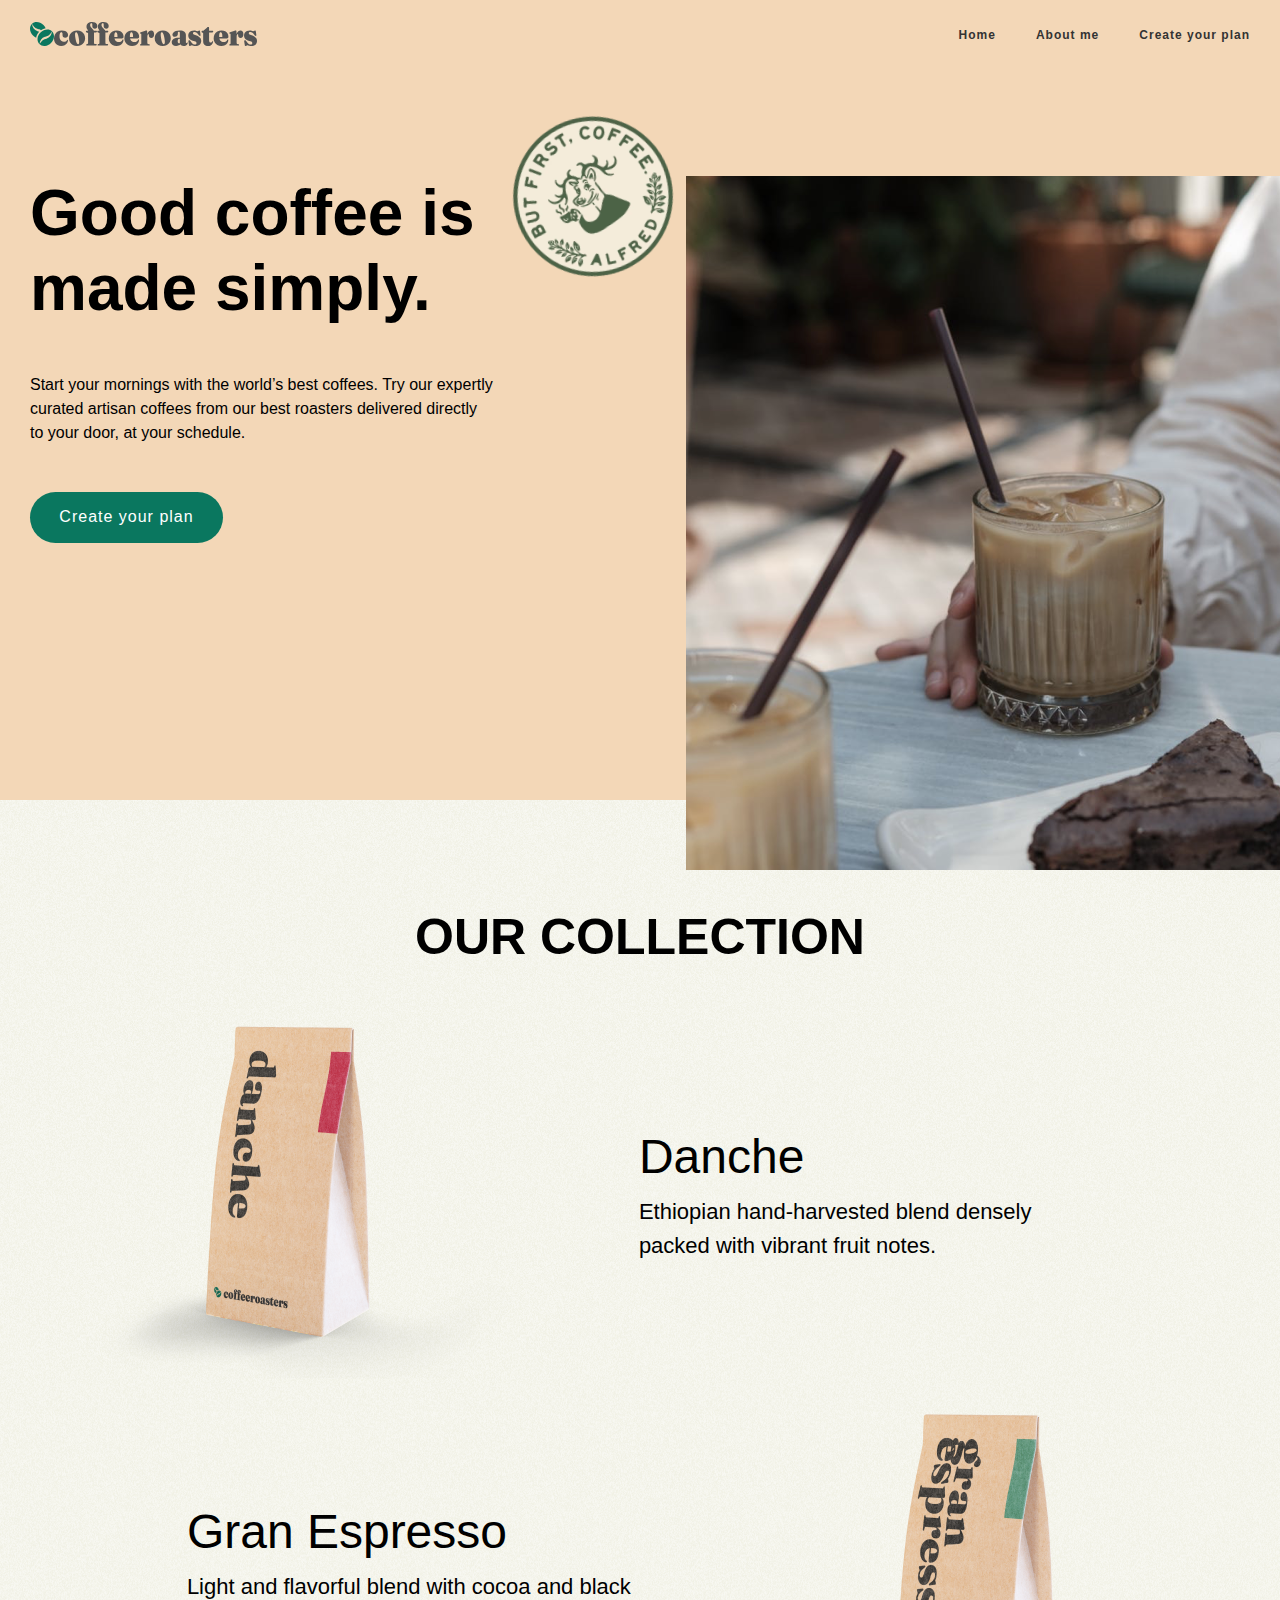
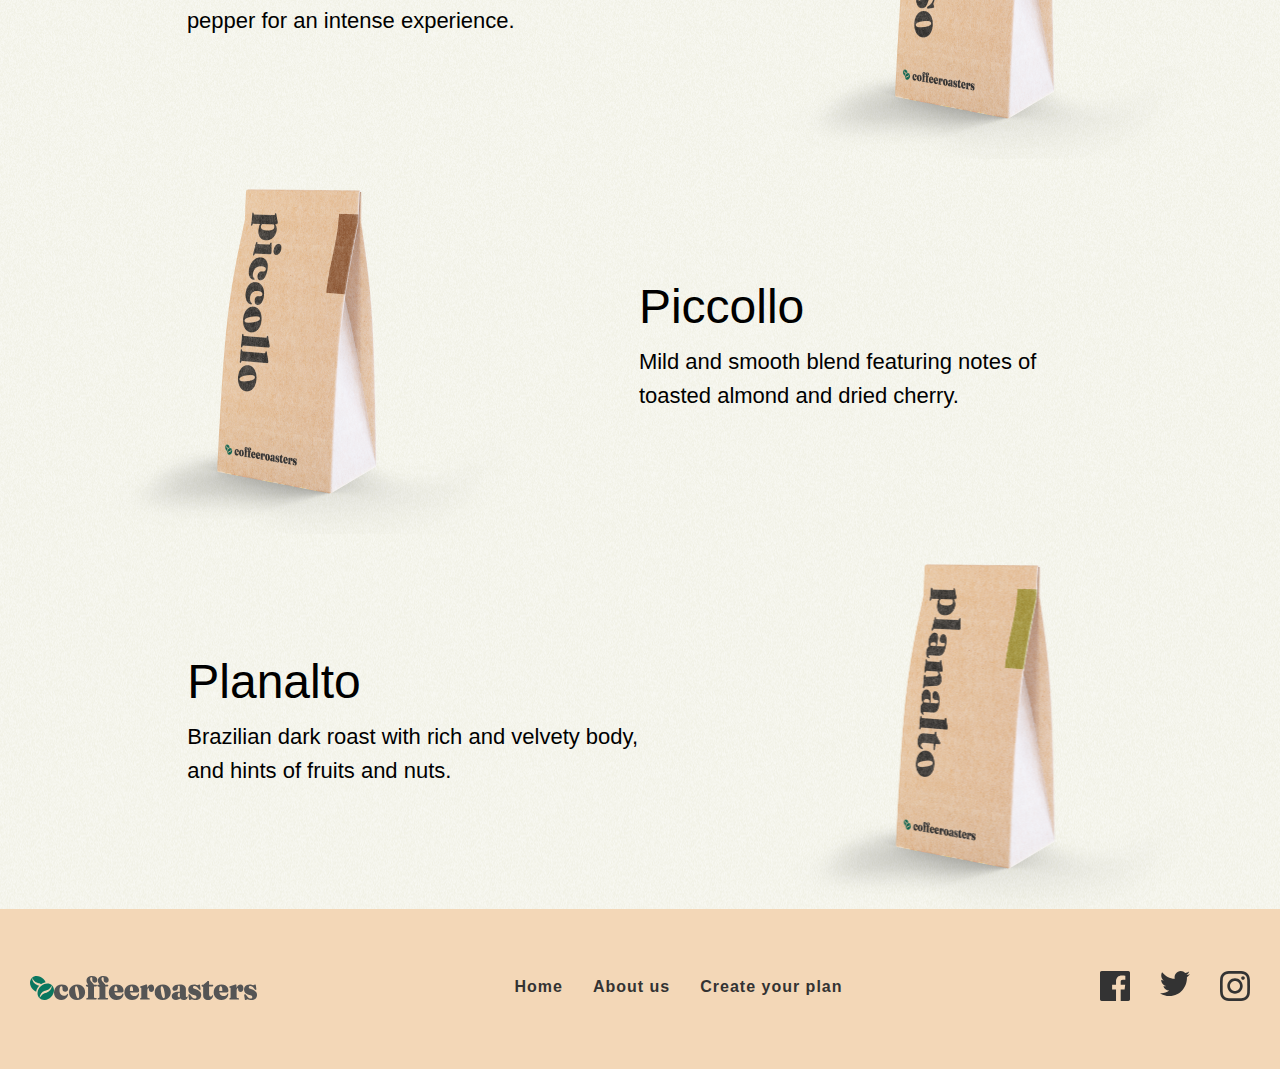
<file: index.html>
<!DOCTYPE html>
<html lang="en">

<head>
    <meta charset="UTF-8">
    <meta name="viewport" content="width=device-width, initial-scale=1.0">
    <title>Document</title>
    <link rel="stylesheet" href="style.css">
</head>

<body>
    <main class="main1">
        <header>
            <div class="container div1">
                <img src="icons/logo.svg" alt="">
                <nav>
                    <ul>
                        <li><a href="">Home</a></li>
                        <li><a target="_blank" href="About.html">About me</a></li>
                        <li><a href="">Create your plan</a></li>

                    </ul>
                </nav>

            </div>
        </header>

        <section class="container section1">
            <div class="div2">
                <h2>Good coffee
                    is made simply.</h2>
                <p>Start your mornings with the world’s best coffees. Try our expertly curated artisan coffees from our
                    best roasters delivered directly to your door, at your schedule.</p>
                <button>Create your plan</button>
            </div>

            <img class="img1" src="img/Rectangle 679 (1).png" alt="">

            <img class="img2" src="img/image 40.png" alt="">

        </section>
    </main>
    <main class="main2">
        <section class="section2 container ">
            <h2>
                our collection
            </h2>
            <div class="box">
                <img src="img/kopi4.png" alt="">
                <div class="box2">
                    <h3>Danche</h3>
                    <p>Ethiopian hand-harvested blend densely packed with vibrant fruit notes.</p>
                </div>
            </div>
            <div class="box">
                <div class="box2">
                    <h3>Gran Espresso</h3>
                    <p>Light and flavorful blend with cocoa and black pepper for an intense experience.</p>
                </div>
                <img src="img/kopi1 copy.png" alt="">
            </div>
            <div class="box">
                <img src="img/kopi3.png" alt="">
                <div class="box2">
                    <h3>Piccollo</h3>
                    <p>Mild and smooth blend featuring notes of toasted almond and dried cherry.</p>
                </div>
            </div>
            <div class="box">
                <div class="box2">
                    <h3>Planalto</h3>
                    <p>Brazilian dark roast with rich and velvety body, and hints of fruits and nuts.</p>
                </div>
                <img class="img3" src="img/kopi2.png" alt="">
            </div>
        </section>
    </main>
    <footer>
        <div class="container div3">
            <img src="icons/logo.svg" alt="">
            <nav>
                <ul class="ul1">
                    <li><a href="index.html">Home</a></li>
                    <li><a href="About.html">About us</a></li>
                    <li><a href="">Create your plan</a></li>
                </ul>
            </nav>
            <nav>
                <ul>
                    <li><a href=""><img src="icons/Path.svg" alt=""></a></li>
                    <li><a href=""><img src="icons/Path (1).svg" alt=""></a></li>
                    <li><a href=""><img src="icons/Shape.svg" alt=""></a></li>
                </ul>
            </nav>
        </div>
    </footer>
</body>

</html>
</file>
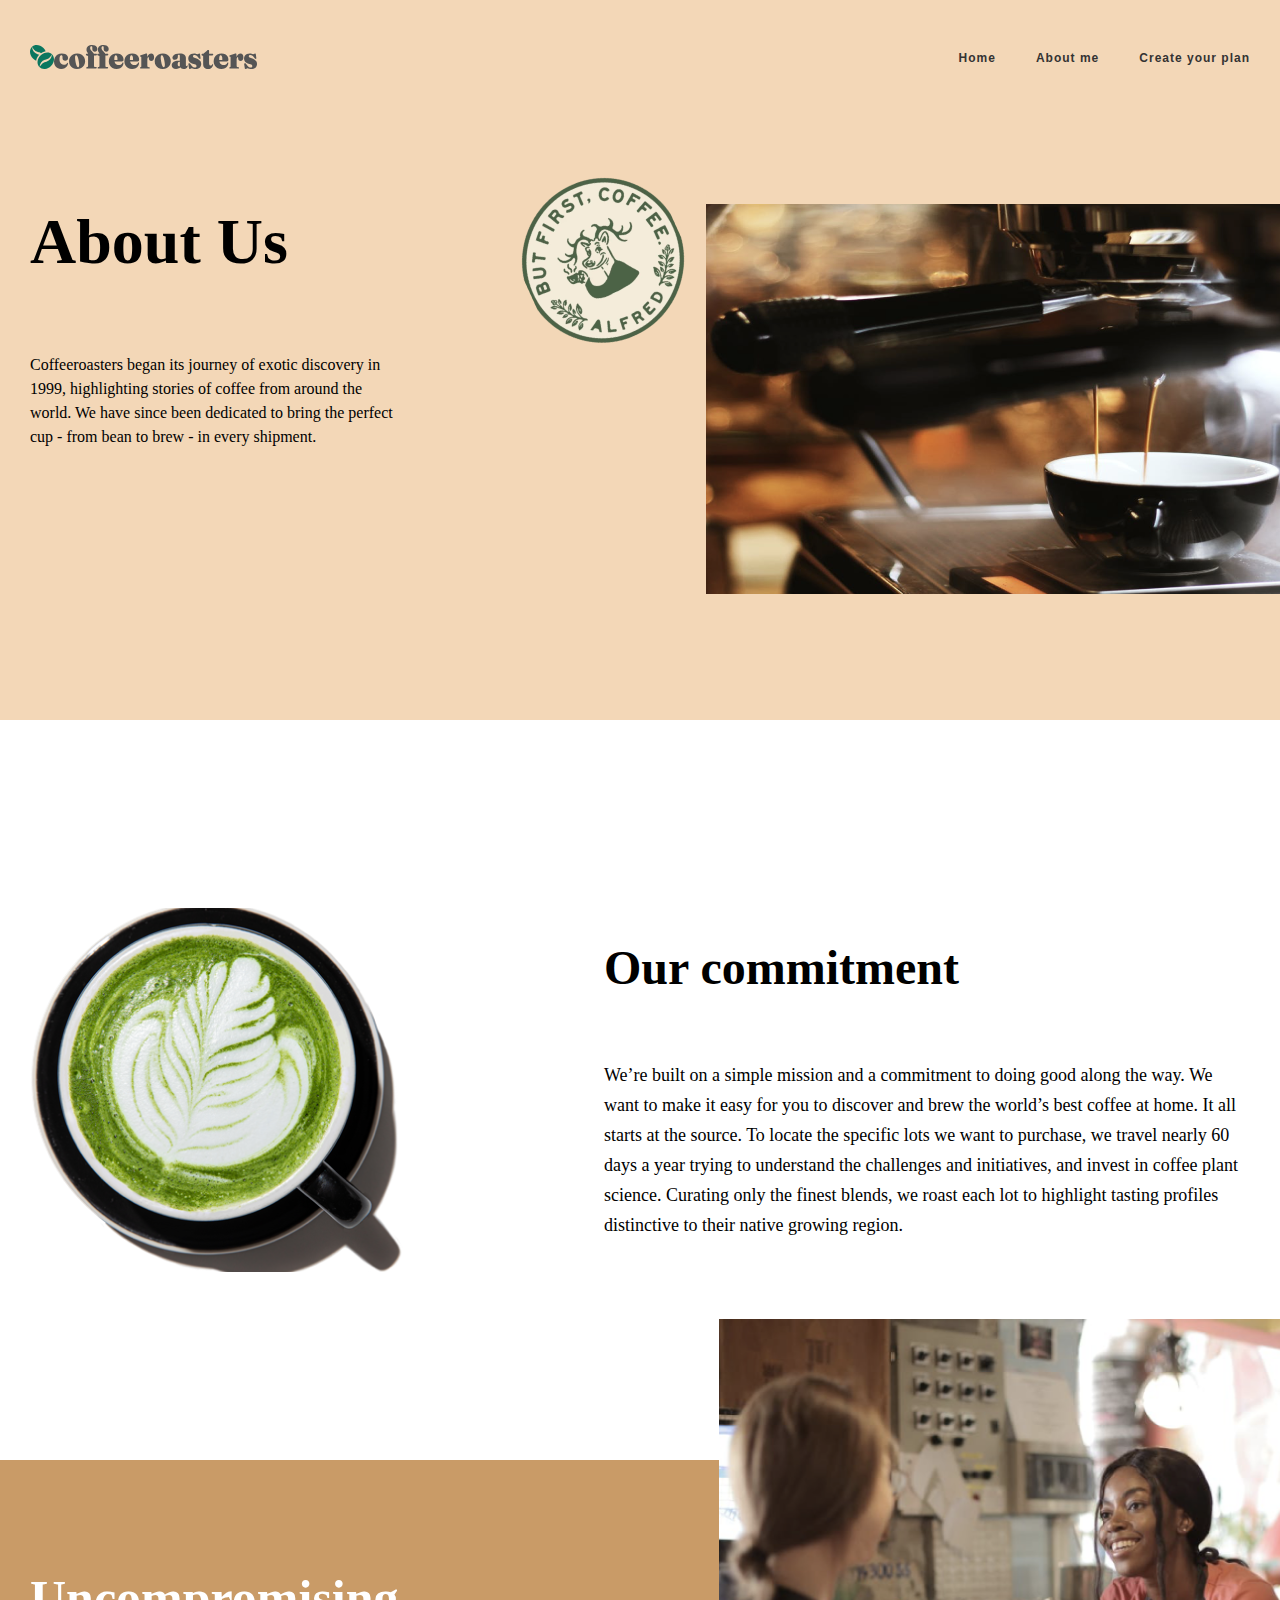
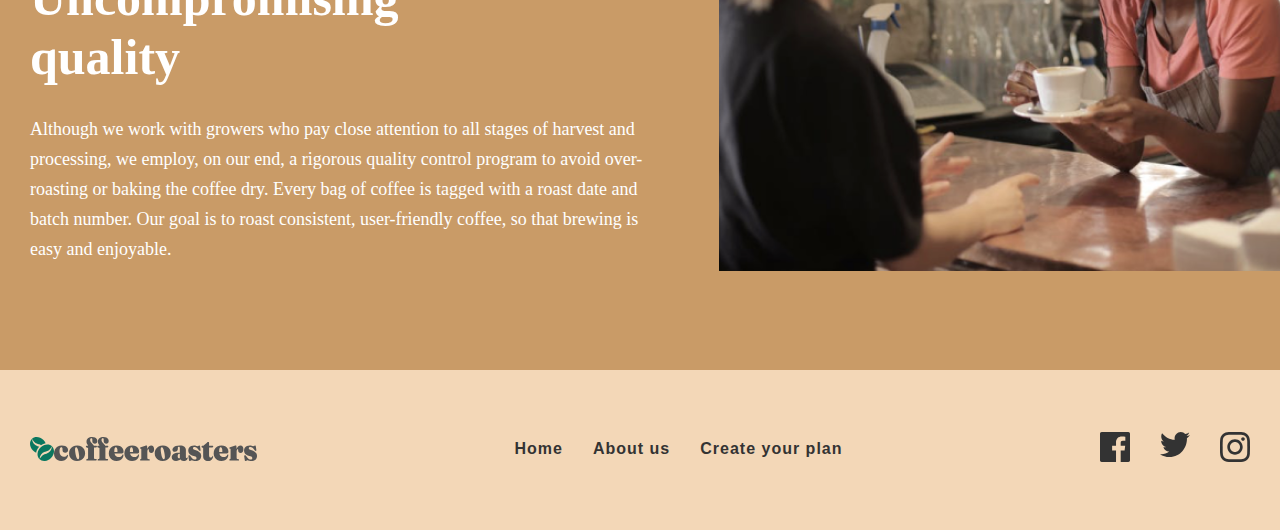
<file: About.html>
<!DOCTYPE html>
<html lang="en">
<head>
    <meta charset="UTF-8">
    <meta name="viewport" content="width=device-width, initial-scale=1.0">
    <title>Document</title>
    <link rel="stylesheet" href="main.css">
    <link rel="stylesheet" href="style.css">
</head>
<body>
    <main>
           <header>
            <div class="container div1">
                <img src="icons/logo.svg" alt="">
                <nav>
                    <ul>
                        <li><a href="index.html">Home</a></li>
                        <li><a target="_blank" href="About.html">About me</a></li>
                        <li><a href="">Create your plan</a></li>

                    </ul>
                </nav>

            </div>
        </header>
       
            <section class="sec1 container">
                <div>
                    <h2>About Us</h2>
                    <p>Coffeeroasters began its journey of exotic discovery in 1999, highlighting stories of coffee from around the world. We have since been dedicated to bring the perfect cup - from bean to brew - in every shipment.</p>
                </div>
                <div>
                    <img class="img5" src="img2/Rectangle 679 (4).png" alt="">
                    <img class="img4" src="img2/image 40 (4).png" alt="">
                </div>
            </section>
        </main>
      
<section class="section3 container">
    <img src="img2/cup-6 1.png" alt="">
    <div>
        <h3>Our commitment</h3>
        <p>We’re built on a simple mission and a commitment to doing good along the way. We want to make it easy for you to discover and brew the world’s best coffee at home. It all starts at the source. To locate the specific lots we want to purchase, we travel nearly 60 days a year trying to understand the challenges and  initiatives, and invest in coffee plant science. Curating only the finest blends, we roast each lot to highlight tasting profiles distinctive to their native growing region.</p>
    </div>
</section>
  <section class="fot1">
<div class="container fot">
    <div>
<h2>Uncompromising quality</h2>
<p>Although we work with growers who pay close attention to all stages of harvest and processing, we employ, on our end, a rigorous quality control program to avoid over-roasting or baking the coffee dry. Every bag of coffee is tagged with a roast date and batch number. Our goal is to roast consistent, user-friendly coffee, so that brewing is easy and enjoyable.</p>
</div>
<img src="img2/Rectangle 681.png" alt="">
</div>
  </section>  
  <footer>
    <div class="container div3">
        <img src="icons/logo.svg" alt="">
        <nav>
            <ul class="ul1">
                <li><a href="index.html">Home</a></li>
                <li><a href="About.html">About us</a></li>
                <li><a href="">Create your plan</a></li>
            </ul>
        </nav>
        <nav>
            <ul>
                <li><a href=""><img src="icons/Path.svg" alt=""></a></li>
                <li><a href=""><img src="icons/Path (1).svg" alt=""></a></li>
                <li><a href=""><img src="icons/Shape.svg" alt=""></a></li>
            </ul>
        </nav>
    </div>
</footer>
</body>
</html>
</file>
<file: style.css>
*{
    margin: 0;
    padding: 0;
box-sizing: border-box;
}
.container{
    margin: 0 auto;
    width: 1220px;
}
.main1{
    background-color: #F3D7B7;
    height: 800px;
}
.div1{
display: flex;
justify-content: space-between;
padding-top: 22px;
align-items: center;
}
.div1 ul{
    display: flex;
    gap: 40px;
}
.div1 li{
    list-style: none;
}
.div1 nav a{
    font-family: sans-serif;
    font-size: 12px;
    font-weight: 700;
    line-height: 14.06px;
    letter-spacing: 1px;
    color: #333333;
    text-decoration: none;
}
.div2{
    width: 464px;
height: 367px;

}
.section1{
    padding-top: 130px;
    display:flex;
}
.div2 h2{
    font-family: sans-serif;
font-size: 64px;
font-weight: 700;
line-height: 75px;


}
.div2 p{
    font-family: sans-serif;
font-size: 16px;
font-weight: 400;
line-height: 24px;
margin-top: 47px;

}
.div2 button{
    width: 193px;
height: 51px;
color: white;
background-color: #0A775F;
border-radius: 100px ;
border: none;
font-family: sans-serif;
font-size: 16px;
font-weight: 500;
line-height: 18.75px;
letter-spacing: 1px;
margin-top: 47px;

}
.img1{
    transform: translate(192px );
    position: relative;
}
.img2{
    position: absolute;
    right: 580px;
    top: 90px;
    transform: rotate(-8deg);
}
.section2 {
    padding-top: 108px;
}
.section2 h2{
    font-family: sans-serif;
font-size: 50px;
font-weight: 700;
line-height: 58.59px;
display: flex;
justify-content: center;
text-transform:uppercase;
margin-bottom: 42px;
}
.main2{
    background-image: url(img/Group\ 3615.png);

}
.box{
     display: flex;
     align-items: center;
     justify-content: center;
}
.box2 h3{
    font-family: sans-serif;
font-size: 48px;
font-weight: 500;
line-height: 56.25px;
margin-bottom: 10px;

}
.box2 p{
    font-family: sans-serif;
font-size: 22px;
font-weight: 400;
line-height: 34px;
width: 454.26px;
height: 68px;
}
.img3{
    width: 451.25px;
height: 375px;

}
.box2 {
    margin: 0px 112px;
}
footer{
    background-color:#F3D7B7 ;
    height: 160px;
    padding-top: 62px;
}
.div3{
    display: flex;
    justify-content: space-between;
    align-items: center;
}
.div3 ul{
    display: flex;
    gap: 30px;

}
.ul1{
    display: flex;
    gap: 40px;
}
.div3 li{
    list-style: none;
}
.ul1 li{
    font-family: sans-serif;
    font-size: 16px;
    font-weight: 700;
    line-height: 18.75px;
    letter-spacing: 1px;
   
      
}
footer li{
    list-style: none;
}
footer a{
    text-decoration: none;
    color: #333333;
}
</file>
<file: main.css>
main{
    background-color: #F3D7B7;
    height: 720px;
    padding-top: 23px;
}
.sec1 h2{
font-family: Roboto;
font-size: 64px;
font-weight: 700;
line-height: 75px;
color: #000000;
margin-top: 135px;
}
.sec1 p{
font-family: Roboto;
font-size: 16px;
font-weight: 400;
line-height: 24px;
width: 372px;
margin-top: 74px;

}
.sec1 {
    display: flex   ;
}
.img5{
width: 660px;
height: 390px;
margin-left: 304px;
margin-top: 135px;
position: relative;
}
.img4{
position: absolute;
animation-name: img4;
 animation-duration: 2s; /* Длительность анимации для h1 */
    animation-iteration-count: infinite; /* Бесконечное повторение анимации */
    animation-direction:normal; /* Анимация воспроизводится в обычном направлении */
    
right: 570px;
bottom: 530px;
}
@keyframes img4{
    0%{
        transform: rotate(0deg);
    }
    100% {
        transform: rotate(360deg);
    }
}
.section3{
height: 740px;
display: flex;
align-items: center;
justify-content: space-between;
}
.section3 h3{
font-family: Roboto;
font-size: 48px;
font-weight: 700;
line-height: 56.25px;
margin-bottom: 64px;

}
.section3 p{
font-family: Roboto;
font-size: 18px;
font-weight: 400;
line-height: 30px;
width: 646px;
}
.fot1{
    background-color: #C99B67;
    height: 510px;
    padding-top: 109px;
    display: flex;
}
.fot1 h2{
    font-family: Roboto;
font-size: 50px;
font-weight: 700;
line-height: 58.59px;
margin-bottom: 28px;
width: 397px;
color: white;
}
.fot1 p{
    font-family: Roboto;
font-size: 18px;
font-weight: 400;
line-height: 30px;
width: 639px;
color: white;
}
.fot{
    display: flex;
}
.fot img{
    width: 566px;
height: 552px;
margin-left: 50px;
transform: translate(0px,-250px);
}
</file>
